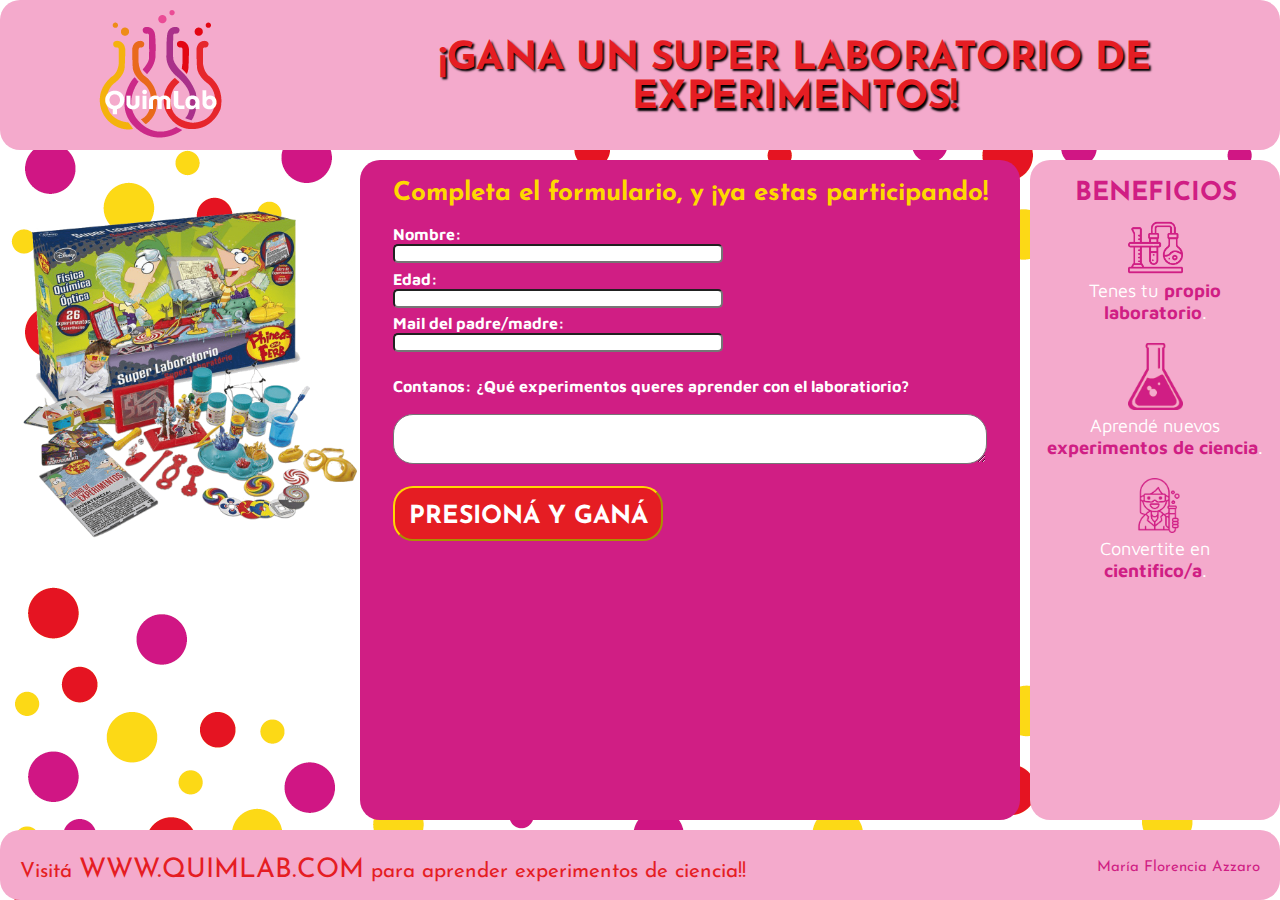
<file: index.html>
<!DOCTYPE html>
<html>
<head>
	<title>Landing Page</title>
	<meta charset="utf-8">
	<meta name="viewport" content="width=device-width, user-scalable=no, initial-scale=1.0, maximum-scale=1.0, minimum-scale=1.0" />
	<meta http-equiv="X-UA-Compatible" content="IE=edge"/>
	<link rel="stylesheet" type="text/css" href="estilo.css">
</head>
<body class="contenedor">

	<header class="header"> 
		<div id="logo"><img src="img/logo.png" class="logito"></div>
		<h1>¡GANA UN SUPER LABORATORIO DE EXPERIMENTOS!</h1> </header>

	<aside class="imagen">
		<div id="img"><img src="img/concurso.png" class="premio"></div>
		
	</aside>
	
	<article class="formulario">
		<h2>Completa el formulario, y ¡ya estas participando!</h2>
		<br>
		<form method="post" action="mailto:correo@gmail.com">
			<label class="rotulo">Nombre:</label>
			<br>
			<input type="text" name="nombre" class="cajita" required>
			<br>
			<label class="rotulo">Edad:</label>
			<br>
			<input type="text" name="edad" class="cajita" required>
			<br>
			<label class="rotulo">Mail del padre/madre:</label>
			<br>
			<input type="text" name="mail" class="cajita" required>
			<br>
			<br>
			<label class="rotulo">Contanos: ¿Qué experimentos queres aprender con el laboratiorio?</label>
			<br>
			<br>
			<textarea name="mensaje" class="completar" required></textarea>
		<br>
		<br>
			<input type="submit" name="enviar" value="PRESIONÁ Y GANÁ" class="boton">
		</form>

	</article> 
	
	<aside class="beneficios">
		<h3>BENEFICIOS</h3>
		<ul>
			<li>
				<center><img src="img/bene1.png" id="imgbeneficio"> <p class="benef">Tenes tu <b class="negrita"> propio<br> laboratorio</b>.</p></center>
			</li>
			
			<li>
				<center><img src="img/bene2.png" id="imgbeneficio"> <p class="benef"> Aprendé nuevos<br> <b class="negrita"> experimentos de ciencia</b>.</p></center>
			</li>
			
			<li>
				<center><img src="img/bene3.png" id="imgbeneficio"> <p class="benef">Convertite en <b class="negrita"> <br>cientifico/a</b>.</p></center>
			</li>
		</ul>
	</aside>
	
	<footer class="footer">
		<div id="rescate">
			<p>Visitá <a href="#" class="sitio">WWW.QUIMLAB.COM</a> para aprender experimentos de ciencia!!</p>
		</div>
		<a href="micrositio/micrositio.html" class="nombre1"><p class="nombre">María Florencia Azzaro</p></a>
		

	</footer>

</body>
</html>
</file>
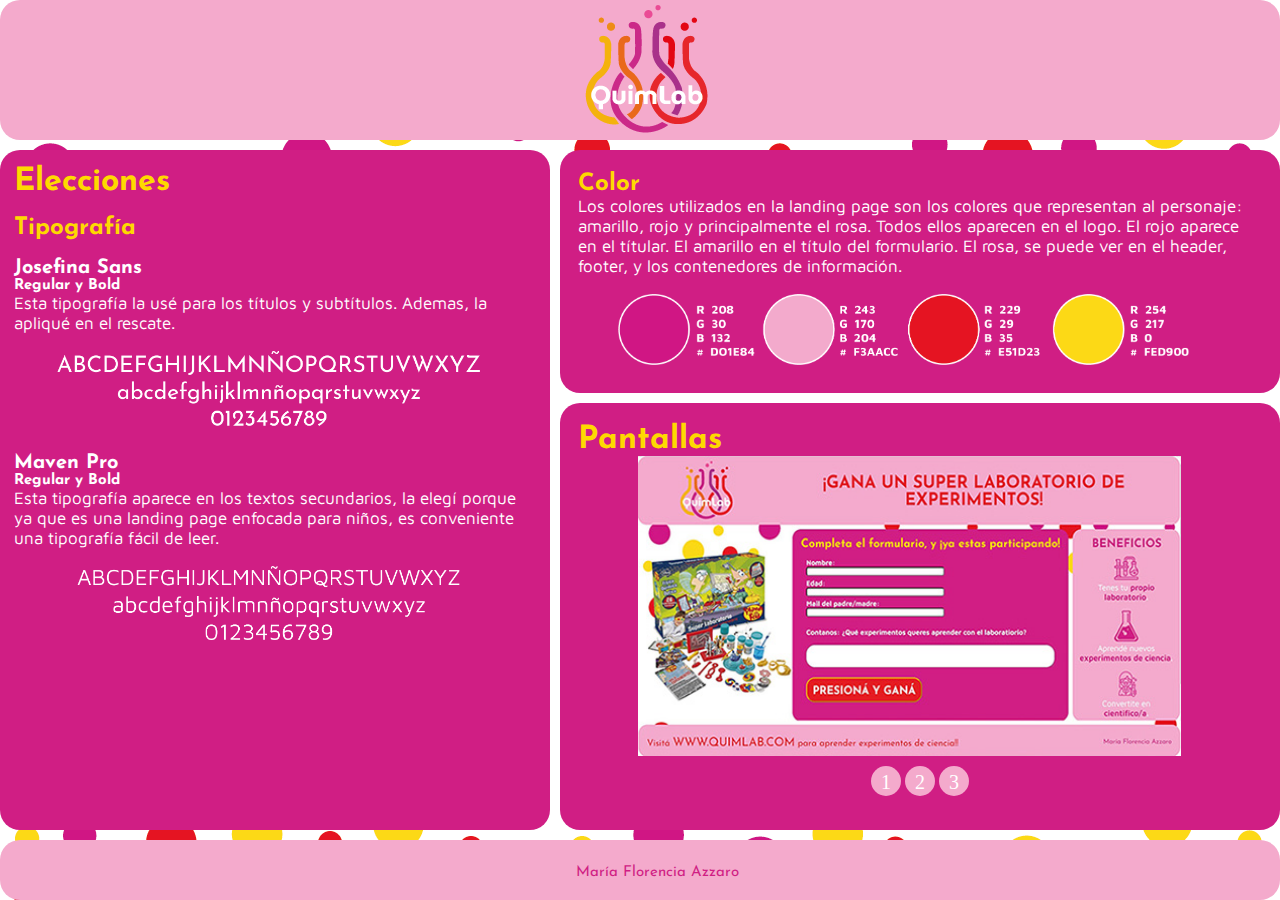
<file: micrositio/micrositio.html>
<!DOCTYPE html>
<html>
<head>
	<title>Micrositio</title>
	<meta charset="utf-8">
	<meta name="viewport" content="width=device-width, user-scalable=no, initial-scale=1.0, maximum-scale=1.0, minimum-scale=1.0" />
	<meta http-equiv="X-UA-Compatible" content="IE=edge"/>
	<link rel="stylesheet" type="text/css" href="css/estilo1.css">
</head>


<body class="contenedor">

	<header class="header">
		<a href="../index.html"><div id="logo"><img src="img/logo.png" class="logito"></div></a> 
	</header>

	<aside class="relevamiento">
		<h1>Elecciones</h1>
		<br>
			<h2>Tipografía</h2>
			<br>
			<h3>Josefina Sans</h3>
			<h4>Regular y Bold</h4>
			<p class="info">Esta tipografía la usé para los títulos y subtítulos. Ademas, la apliqué en el rescate.</p><br>
			<img src="img/tipo2.png" class="imagenes">
			<br>
			<br>
			<h3>Maven Pro</h3>
			<h4>Regular y Bold</h4>
			<p class="info">Esta tipografía aparece en los textos secundarios, la elegí porque ya que es una landing page enfocada para niños, es conveniente una tipografía fácil de leer.</p><br>
			<img src="img/tipo3.png" class="imagenes">
	</aside>

	<aside class="croma">
		<h2>Color</h2>
			
			<p class="info">Los colores utilizados en la landing page son los colores que representan al personaje: amarillo, rojo y principalmente el rosa. Todos ellos aparecen en el logo. El rojo aparece en el títular. El amarillo en el título del formulario. El rosa, se puede ver en el header, footer, y los contenedores de información.</p>
			<br>
			<img src="img/color.png" class="imagenes">
	</aside>

	<article class="pantallas">
		<h1>Pantallas</h1>

		<ul class="slider">
		    <li id="slide1">
		      <img src="img/escritorio.jpg"/>
		    </li>
		    <li id="slide2">
		      <img src="img/tablet.jpg"/>
		    </li>
		    <li id="slide3">
		      <img src="img/mobile.jpg"/>
		    </li>
		</ul>
		  
		<ul class="menu">
		    <li>
		      <a href="#slide1">1</a>
		    </li>
		    <li>
		      <a href="#slide2">2</a>
		    </li>
		     <li>
		      <a href="#slide3">3</a>
		    </li>
		</ul>
			
	</article>

	<footer class="footer">
		<a href="micrositio.html" class="nombre1"><p class="nombre">María Florencia Azzaro</p></a>
	</footer>

</body>
</html>
</file>
<file: estilo.css>
@import url('https://fonts.googleapis.com/css2?family=Josefin+Sans:wght@400;700&family=Maven+Pro:wght@400;700&family=MuseoModerno:wght@400;700&display=swap');

*{
	box-sizing: border-box;
	margin: 0;
	padding: 0;
}

html{
	height: 100%;
}

body{
	min-height: 100%;
	background-image: url(img/body.png); 
}

.contenedor{
	display: grid;
	gap: 10px;
	grid-template: 
	"header 	header 	header" 	150px 
	"imagen 	formulario 	beneficios" 	auto
	"footer 	footer 	footer" 	70px /
	 350px 		auto 	250px;
}

.header{
	grid-area: header;
	background-color: rgba(244, 170, 204, 1); 
	border-radius: 20px;
}

#logo{
	width: 18%;
	height: 140px;
	float: left;
	margin-top: 10px;
	margin-left: 6%;
	text-decoration: none;
}

h1{
	font-family: 'Josefin Sans', sans-serif;
	font-size: 2.400em;
	font-weight: bold;
	color: rgba(229, 29, 35, 1);
	padding-left: 10px;
	padding-top: 40px;
	text-align: center;
}

h1:hover{
	transform: scale(1.010);
	text-shadow: 2px 2px 2px #000000;
}

#img{
	width: 100%;
    height: auto;
    margin-top: 10%; 
    margin-left: 4%;
}

.imagen{
	grid-area: imagen;
	border-radius: 20px;
}

.imagen:hover{
	transform: scale(1.100);
	text-shadow: 2px 2px 2px #000000;
	transition: all 0.5s ease;
}

.premio{
	width: 100%;
}

.formulario{
	grid-area: formulario;
	background-color: rgba(208, 30, 132, 1);
	border-radius: 20px;
}

h2{
	font-family: 'Josefin Sans', sans-serif;
	font-size: 1.625em;
	font-weight: bold;
	color: rgba(254, 217, 0, 1);
	padding-top: 20px;
	text-align: center;
}

.rotulo{
	font-family: 'Maven Pro', sans-serif;
	font-size: 1.000em;
	font-weight: bold;
	color: #ffffff;
	padding-left: 5%;
	padding-bottom: 0.5%;
}

.cajita{
	width: 50%;
	margin-left: 5%;
	margin-bottom: 1%;
	border-radius: 5px;
}

.completar{
	width: 90%;
	height: 50px;
	margin-left: 5%;
	border-radius: 20px;
}

.boton{
	width: 270px;
	height: 55px;
	font-family: 'Josefin Sans', sans-serif;
	font-size: 1.550em;
	background-color: rgba(229, 29, 35, 1);
	color: #ffffff;
	font-weight: bold;
	margin-left: 5%;
	padding-top: 1%;
	border-radius: 20px;
	border-color: rgba(254, 217, 0, 1);
}

.boton:hover{
	transform: scale(1.1);
	text-shadow: 1px 1px 2px #000000;
}

.beneficios{
	grid-area: beneficios;
	background-color: #F4AACC;
	border-radius: 20px;	
}

h3{
	font-family: 'Josefin Sans', sans-serif;
	font-size: 1.625em;
	font-weight: bold;
	color: rgba(208, 30, 132, 1);
	padding-left: 45px;
	padding-top: 20px;
}

ul{
	list-style-type: none;
}

ul li{
	padding-top: 5%;
	padding-bottom: 3%;
}

#imgbeneficio{
	width: 22%;
}

.benef{
	font-family: 'Maven Pro', sans-serif;
	font-size: 1.140em;
	color: rgba(255, 255, 255, 1);
}

.negrita{
	color: rgba(208, 30, 132, 1);
}

.footer{
	grid-area: footer;
	background-color: #F4AACC;
	border-radius: 20px;
}

#rescate{
	float: left;
	font-family: 'Josefin Sans', sans-serif;
	font-size: 1.300em;
	color: rgba(229, 29, 35, 1);
	padding-top: 27px;
	padding-left: 20px;
}

.sitio{
	text-decoration: none;
	font-family: 'Josefin Sans', sans-serif;
	font-size: 1.300em;
	color: rgba(229, 29, 35, 1);
}

.sitio:visited{
	font-family: 'Josefin Sans', sans-serif;
	font-size: 1.300em;
	color: rgba(229, 29, 35, 1);
}

.nombre{
	font-family: 'Josefin Sans', sans-serif;
	font-size: 0.940em;
	padding-right: 20px;
	padding-top: 30px;
	float: right;
	text-decoration: none;
	color: rgba(208, 30, 132, 1);
}

.nombre1{
	text-decoration: none;
}

.nombre1:visited{
	font-family: 'Josefin Sans', sans-serif;
	font-size: 0.940em;
	color: rgba(208, 30, 132, 1);
}



@media (max-width: 800px) and (min-width: 600px) {

	.contenedor{

		grid-template: 
		"header 	header" 	120px 
		"imagen 	formulario" 		auto
		"beneficios 	formulario" 	260px
		"footer 	footer" 	80px /
		 270px 		auto;
 	}

 	#logo{
		width: 17%;
		height: 90px;
		margin-top: 10px;
		margin-left: 2%;
	}

	.logito{
		width: 100%;
	}

 	h1{
		font-size: 2.200em;
		padding-top: 40px;
	}

	#img{
	    margin-top: 5%;
	}

	.premio{
		padding-top: 1%;
		width: 100%;
	}

	h2{
		font-size: 1.750em;
	}

	.cajita{
		width: 60%;
		margin-bottom: 3%;
	}

	.completar{
		width: 90%;
		height: 100px;
		margin-left: 5%;
	}

	ul li{
		padding-top: 2%;
		display: inline;
	}

	h3{
		font-size: 1.500em;
		font-weight: bold;
		padding-left: 60px;
		padding-top: 3%;
		padding-bottom: 3px;
	}

	#imgbeneficio{
		width: 8.5%;
		display: inline;
	}

	.benef{
		font-family: 'Maven Pro', sans-serif;
		font-size: 1.150em;
		color: rgba(255, 255, 255, 1);
		margin-bottom: 2px;
	}

	#rescate{
		font-size: 1.000em;
		padding-top: 30px;
	}

	.sitio{
		font-size: 1.000em;
	}

	.sitio:visited{
		font-size: 1.000em;
	}

	.nombre{
		font-size: 0.750em;
		padding-top: 35px;
	}

	.nombre1:visited{
		font-size: 0.750em;
	}

}


@media (max-width: 600px) {
	
	.contenedor{
		grid-template: 
		"header" 110px
		"imagen" 200px
		"formulario"	auto
		"beneficios" 300px
		"footer" 50px
		;
	}

	#logo{
		width: 20%;
		height: 110px;
		margin-top: 10px;
		margin-left: 6%;
	}

	.logito{
		width: 100%;
	}

	h1{
		font-size: 1.530em;
		padding-left: 20px;
		padding-top: 35px;
	}

	#img{
	    margin-top: 0.1%;
	}

	.premio{
		padding-top: 0.1%;
		width: 205px;
		margin-left: 150px;
	}

	h2{
		font-size: 1.400em;
	}

	.cajita{
		width: 60%;
		margin-bottom: 3%;
	}

	.completar{
		width: 90%;
		height: 90px;
		margin-left: 5%;
	}

	.boton{
		margin-bottom: 2%;
	}

	h3{
		font-weight: bold;
		padding-left: 30px;
		padding-top: 3%;
		padding-bottom: 0%;
	}

	ul li{
		padding-top: 0.5%;
		padding-bottom: 0.5%;
	}

	#imgbeneficio{
		width: 7%;
	}

	.benef{
		font-size: 0.850em;
	}
	
	#rescate{
		font-size: 0.750em;
		padding-top: 20px;
		padding-left: 2%;
	}

	.sitio{
		font-size: 1.100em;
	}

	.sitio:visited{
		font-size: 1.100em;
	}

	.nombre{
		font-size: 0.650em;
		padding-top: 22px;
	}

	.nombre1:visited{
		font-size: 0.650em;
	}


}
</file>
<file: micrositio/css/estilo1.css>
@import url('https://fonts.googleapis.com/css2?family=Josefin+Sans:wght@400;700&family=Maven+Pro:wght@400;700&family=MuseoModerno:wght@400;700&display=swap');

*{
	box-sizing: border-box;
	margin: 0;
	padding: 0;
}

html{
	height: 100%;
}

body{
	min-height: 100%;
	background-image: url(../img/body.png);
}

.contenedor{
	display: grid;
	gap: 10px;
	grid-template:
	"header 	header" 	140px 
	"relevamiento 	croma" 		auto
	"relevamiento 	pantallas" 		auto
	"footer 	footer" 	60px /
	 550px 		auto;
}

.header{
	grid-area: header;
	background-color: rgba(244, 170, 204, 1); 
	border-radius: 20px;
}

#logo{
	width: 15%;
	height: 90px;
	margin-top: 5px;
	margin-left: 44%;
	text-decoration: none;
}

.relevamiento{
	grid-area: relevamiento;
	background-color: rgba(208, 30, 132, 1);
	border-radius: 20px;
	padding-left: 2.5%;
	padding-right: 2.5%;
}

.croma{
	grid-area: croma;
	background-color: rgba(208, 30, 132, 1);
	border-radius: 20px;
	padding-left: 2.5%;
	padding-right: 2.5%;
	padding-top: 3%;
}

h1{
	font-family: 'Josefin Sans', sans-serif;
	font-size: 2.000em;
	font-weight: bold;
	color: rgba(254, 217, 0, 1);
	padding-top: 3%;
}

h2{
	font-family: 'Josefin Sans', sans-serif;
	font-size: 1.500em;
	font-weight: bold;
	color: #FED900;
}

h3{
	font-family: 'Josefin Sans', sans-serif;
	font-size: 20px;
	color: #ffffff;	
}

h4{
	font-family: 'Josefin Sans', sans-serif;
	font-size: 15px;
	color: #ffffff;
}

.info{
	font-family: 'Maven Pro', sans-serif;
	font-weight: normal;
	font-size: 17px;
	color: #ffffff;
}

.imagenes{
	padding-left: 40px;
	width: 90%;
}

.pantallas{
	grid-area: pantallas;
	background-color: rgba(208, 30, 132, 1);
	border-radius: 20px;
	padding-left: 2.5%;
	padding-right: 2.5%;
}

#chica{
	margin-left: 7.5%;
	width: 20%;
	margin-bottom: 1%;
}

ul, li {
    padding: 0;
    margin: 0;
    list-style: none;
}

ul.slider{
  position: relative;
  width: 670px;
  height: 300px;
}

ul.slider li {
    position: absolute;
    left: 0px;
    top: 0px;
    opacity: 0;
    width: 90%;
    height: 300px;
    transition: opacity .5s;
    background-color: rgba(208, 30, 132, 1);
    padding-left: 60px;
}

ul.slider li img{
  width: 100%;
  height: 100%;
}

ul.slider li:first-child {
    opacity: 1; /*Mostramos el primer <li>*/
}

ul.slider li:target {
    opacity: 1; /*Mostramos el <li> del enlace que pulsemos*/
}

.menu{
  text-align: center;
  margin: 10px;
}

.menu li{
  display: inline-block;
  text-align: center;
}

.menu li a{
  display: inline-block;
  color: white;
  text-decoration: none;
  background-color: rgba(244, 170, 204, 1);
  padding: 5px;
  width: 30px;
  height: 30px;
  font-size: 20px;
  border-radius: 100%;
}

.footer{
	grid-area: footer;
	background-color: rgba(244, 170, 204, 1); 
	border-radius: 20px;
}

.nombre{
	font-family: 'Josefin Sans', sans-serif;
	font-size: 0.940em;
	padding-left: 45%;
	padding-top: 25px;
	text-decoration: none;
	color: rgba(208, 30, 132, 1);
}

.nombre1{
	text-decoration: none;
}

.nombre1:visited{
	font-family: 'Josefin Sans', sans-serif;
	font-size: 0.940em;
	color: rgba(208, 30, 132, 1);
}


@media (max-width: 800px) and (min-width: 600px) {

	.contenedor{

		grid-template: 
		"header 	header" 	120px 
		"relevamiento 	croma" 		auto
		"relevamiento 	pantallas" 	auto
		"footer 	footer" 	50px /
		 300px 		auto;
 	}

 	#logo{
		width: 18%;
		height: 110px;
		margin-left: 30%;
	}

	.logito{
		width: 100%;
	}

	.nombre{
		padding-left: 40%;
		padding-top: 20px;
	}

	#chica{
		margin-left: 7.5%;
		width: 23%;
		margin-bottom: 1%;
	}


@media (max-width: 600px) {
	
	.contenedor{
		grid-template: 
		"header" 	100px 
		"relevamiento" 		auto
		"croma" 	auto
		"pantallas" 	auto
		"footer" 	50px /
		 auto
		;
	}

	#logo{
		width: 19%;
		height: 90px;
		margin-left: 40%;
	}

	.nombre{
		padding-left: 37%;
	}
</file>
